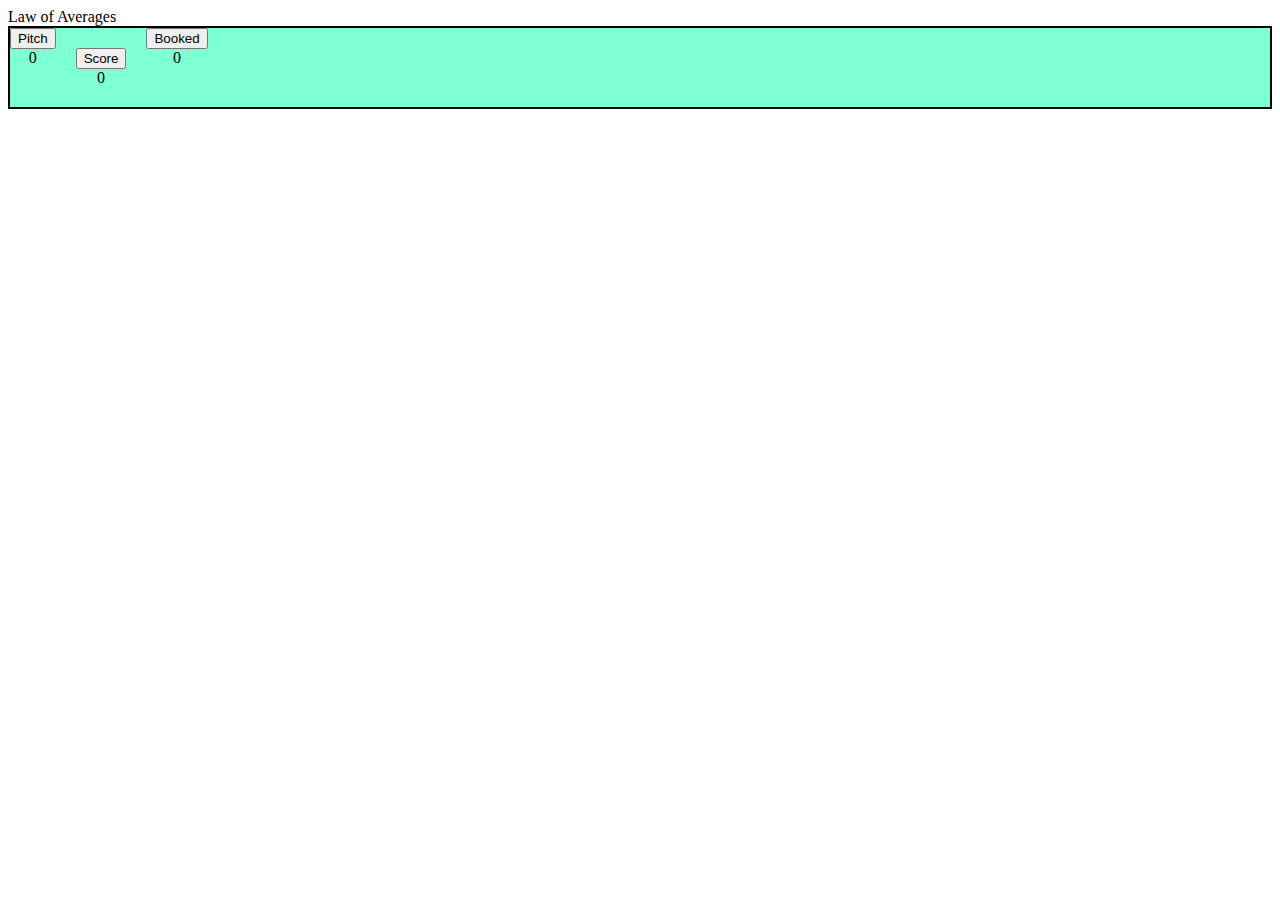
<file: index.html>
<!DOCTYPE html>
<html lang="en">
<head>
    <meta charset="UTF-8">
    <meta http-equiv="X-UA-Compatible" content="IE=edge">
    <meta name="viewport" content="width=device-width, initial-scale=1.0">
    <title>Law of Averages</title>
    <link rel="stylesheet" href="./index.css">
</head>
<body>
    <header> Law of Averages</header>
    <main>
        <div id="container">
            <div id="pitchContainer">
                <button id="pitchBtn"> Pitch</button>
                <div id="pitchNumber"> 0 </div>
            </div>
            <div id="scoreContainer">
                <button id="scoreBtn"> Score</button>
                <div  id="scoreNumber"> 0 </div>
            </div>
            <div id="bookedContainer">
                <button id="bookedBtn"> Booked</button>
                <div id="bookedNumber"> 0 </div>
            </div>
        </div>
    <!-- Modal Box -->
        <dialog id="modal">
            <p>Did you pitch them?</p>
            <button id="yesBtn"> Yes</button>
            <button id="noBtn"> No</button>
        </dialog>
        <dialog id="modalBooked">
            <p>Did you pitch them?</p>
            <button id="yesBtn2"> Yes</button>
            <button id="noBtn2"> No</button>
        </dialog>
    </main>

    <script src="./index.js"></script>
</body>
</html>
</file>
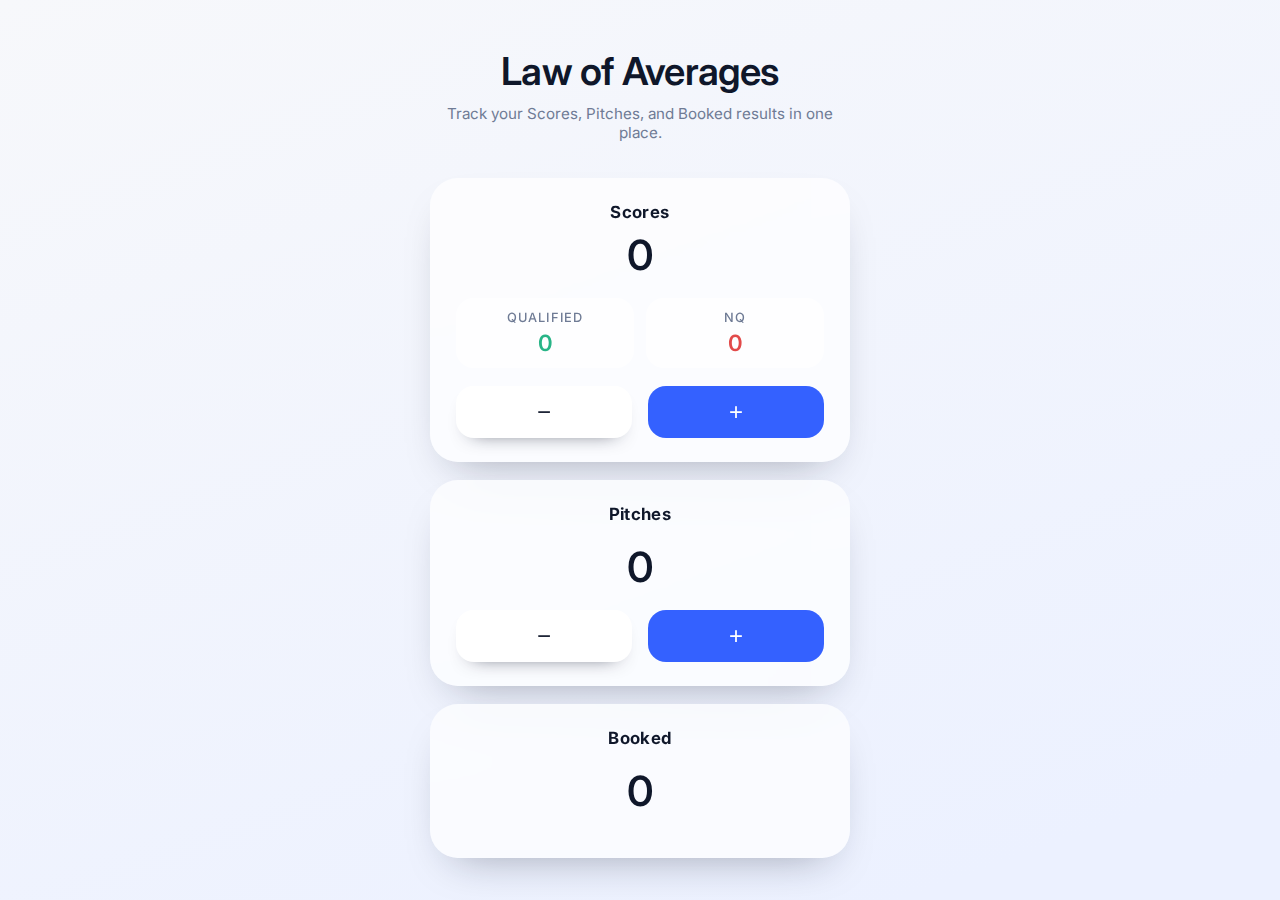
<file: law_of_averages/index.html>
<!DOCTYPE html>
<html lang="en">
<head>
  <meta charset="UTF-8">
  <meta http-equiv="X-UA-Compatible" content="IE=edge">
  <meta name="viewport" content="width=device-width, initial-scale=1.0">
  <title>Law of Averages Counter</title>
  <link rel="preconnect" href="https://fonts.googleapis.com">
  <link rel="preconnect" href="https://fonts.gstatic.com" crossorigin>
  <link href="https://fonts.googleapis.com/css2?family=Inter:wght@400;500;600&display=swap" rel="stylesheet">
  <link rel="stylesheet" href="./index.css">
</head>
<body>
  <main class="app">
    <header class="app__header">
      <h1>Law of Averages</h1>
      <p>Track your Scores, Pitches, and Booked results in one place.</p>
    </header>

    <section class="counter-grid" aria-label="Activity counters">
      <article class="counter counter--scores" data-counter="scores">
        <div class="counter__head">
          <h2>Scores</h2>
          <div class="counter__display" aria-live="polite">0</div>
        </div>
        <div class="counter__breakdown" aria-label="Score breakdown">
          <div class="breakdown-item" data-score="qualified">
            <span>Qualified</span>
            <span class="breakdown-value breakdown-value--qualified">0</span>
          </div>
          <div class="breakdown-item" data-score="nq">
            <span>NQ</span>
            <span class="breakdown-value breakdown-value--nq">0</span>
          </div>
        </div>
        <div class="counter__controls">
          <button type="button" class="counter__btn counter__btn--minus" aria-label="Decrease scores" data-action="decrement">−</button>
          <button type="button" class="counter__btn counter__btn--plus" aria-label="Increase scores" data-action="increment">+</button>
        </div>
      </article>

      <article class="counter" data-counter="pitches">
        <h2>Pitches</h2>
        <div class="counter__display" aria-live="polite">0</div>
        <div class="counter__controls">
          <button type="button" class="counter__btn counter__btn--minus" aria-label="Decrease pitches" data-action="decrement">−</button>
          <button type="button" class="counter__btn counter__btn--plus" aria-label="Increase pitches" data-action="increment">+</button>
        </div>
      </article>

      <article class="counter" data-counter="booked">
        <h2>Booked</h2>
        <div class="counter__display" aria-live="polite">0</div>
        <div class="counter__controls">
          <butto
</file>
<file: index.css>
main{
    background-color: aquamarine;
}

#container {
    border: 2px black solid;
    display: flex;
    text-align: center;
}
#scoreContainer{
    margin: 20px;
}
</file>
<file: law_of_averages/index.css>
:root {
  --bg: linear-gradient(160deg, #f7f8fb 0%, #ecf1ff 90%);
  --card-bg: rgba(255, 255, 255, 0.7);
  --card-shadow: 0 20px 45px -24px rgba(15, 23, 42, 0.4);
  --text-primary: #0f172a;
  --text-secondary: #6f7b95;
  --accent: #3461ff;
  --accent-shadow: 0 12px 24px -14px rgba(52, 97, 255, 0.9);
  --success: #28b487;
  --danger: #e24a4a;
  --border-radius-lg: 28px;
  --border-radius-sm: 18px;
  --transition-fast: 160ms ease;
  --font-sans: 'Inter', system-ui, -apple-system, BlinkMacSystemFont, sans-serif;
}

* {
  box-sizing: border-box;
}

html, body {
  height: 100%;
}

body {
  margin: 0;
  font-family: var(--font-sans);
  background: var(--bg);
  color: var(--text-primary);
  -webkit-font-smoothing: antialiased;
}

main.app {
  min-height: 100%;
  display: flex;
  flex-direction: column;
  align-items: center;
  padding: 48px 20px 36px;
  gap: 36px;
}

.app__header {
  width: 100%;
  max-width: 420px;
  text-align: center;
  display: flex;
  flex-direction: column;
  gap: 10px;
}

.app__header h1 {
  font-size: clamp(1.8rem, 4.6vw, 2.4rem);
  font-weight: 600;
  letter-spacing: -0.02em;
  margin: 0;
}

.app__header p {
  margin: 0;
  color: var(--text-secondary);
  font-size: 0.95rem;
}

.counter-grid {
  width: 100%;
  max-width: 420px;
  display: grid;
  gap: 18px;
}

.counter {
  background: var(--card-bg);
  backdrop-filter: blur(18px);
  border-radius: var(--border-radius-lg);
  padding: 24px 26px;
  box-shadow: var(--card-shadow);
  display: flex;
  flex-direction: column;
  align-items: center;
  text-align: center;
  gap: 18px;
}

.counter__head {
  display: flex;
  flex-direction: column;
  align-items: center;
  gap: 8px;
  width: 100%;
}

.counter h2,
.counter__head h2 {
  margin: 0;
  font-size: 1.05rem;
  letter-spacing: 0.02em;
}

.counter__display {
  font-size: 2.6rem;
  font-weight: 600;
  letter-spacing: -0.04em;
  width: 100%;
  text-align: center;
}

.counter__breakdown {
  width: 100%;
  display: grid;
  grid-template-columns: repeat(2, minmax(0, 1fr));
  gap: 12px;
}

.breakdown-item {
  background: rgba(255, 255, 255, 0.7);
  border-radius: var(--border-radius-sm);
  padding: 12px 14px;
  display: flex;
  flex-direction: column;
  gap: 4px;
  font-size: 0.9rem;
  font-weight: 500;
}

.breakdown-item span:first-child {
  color: var(--text-secondary);
  font-size: 0.8rem;
  text-transform: uppercase;
  letter-spacing: 0.08em;
}

.breakdown-value {
  font-size: 1.4rem;
  font-weight: 600;
}

.breakdown-value--qualified {
  color: var(--success);
}

.breakdown-value--nq {
  color: var(--danger);
}

.counter__controls {
  display: flex;
  justify-content: space-between;
  gap: 16px;
  width: 100%;
}

.counter__btn {
  flex: 1;
  min-width: 80px;
  border: none;
  border-radius: var(--border-radius-sm);
  font-size: 1.5rem;
  font-weight: 500;
  padding: 12px 0;
  background: #fff;
  color: var(--text-primary);
  box-shadow: inset 0 1px 0 rgba(255, 255, 255, 0.6), 0 10px 20px -16px rgba(15, 23, 42, 0.8);
  transition: transform var(--transition-fast), box-shadow var(--transition-fast);
}

.counter__btn--plus {
  background: var(--accent);
  color: #fff;
  box-shadow: inset 0 1px 0 rgba(255, 255, 255, 0.25), var(--acce
</file>
